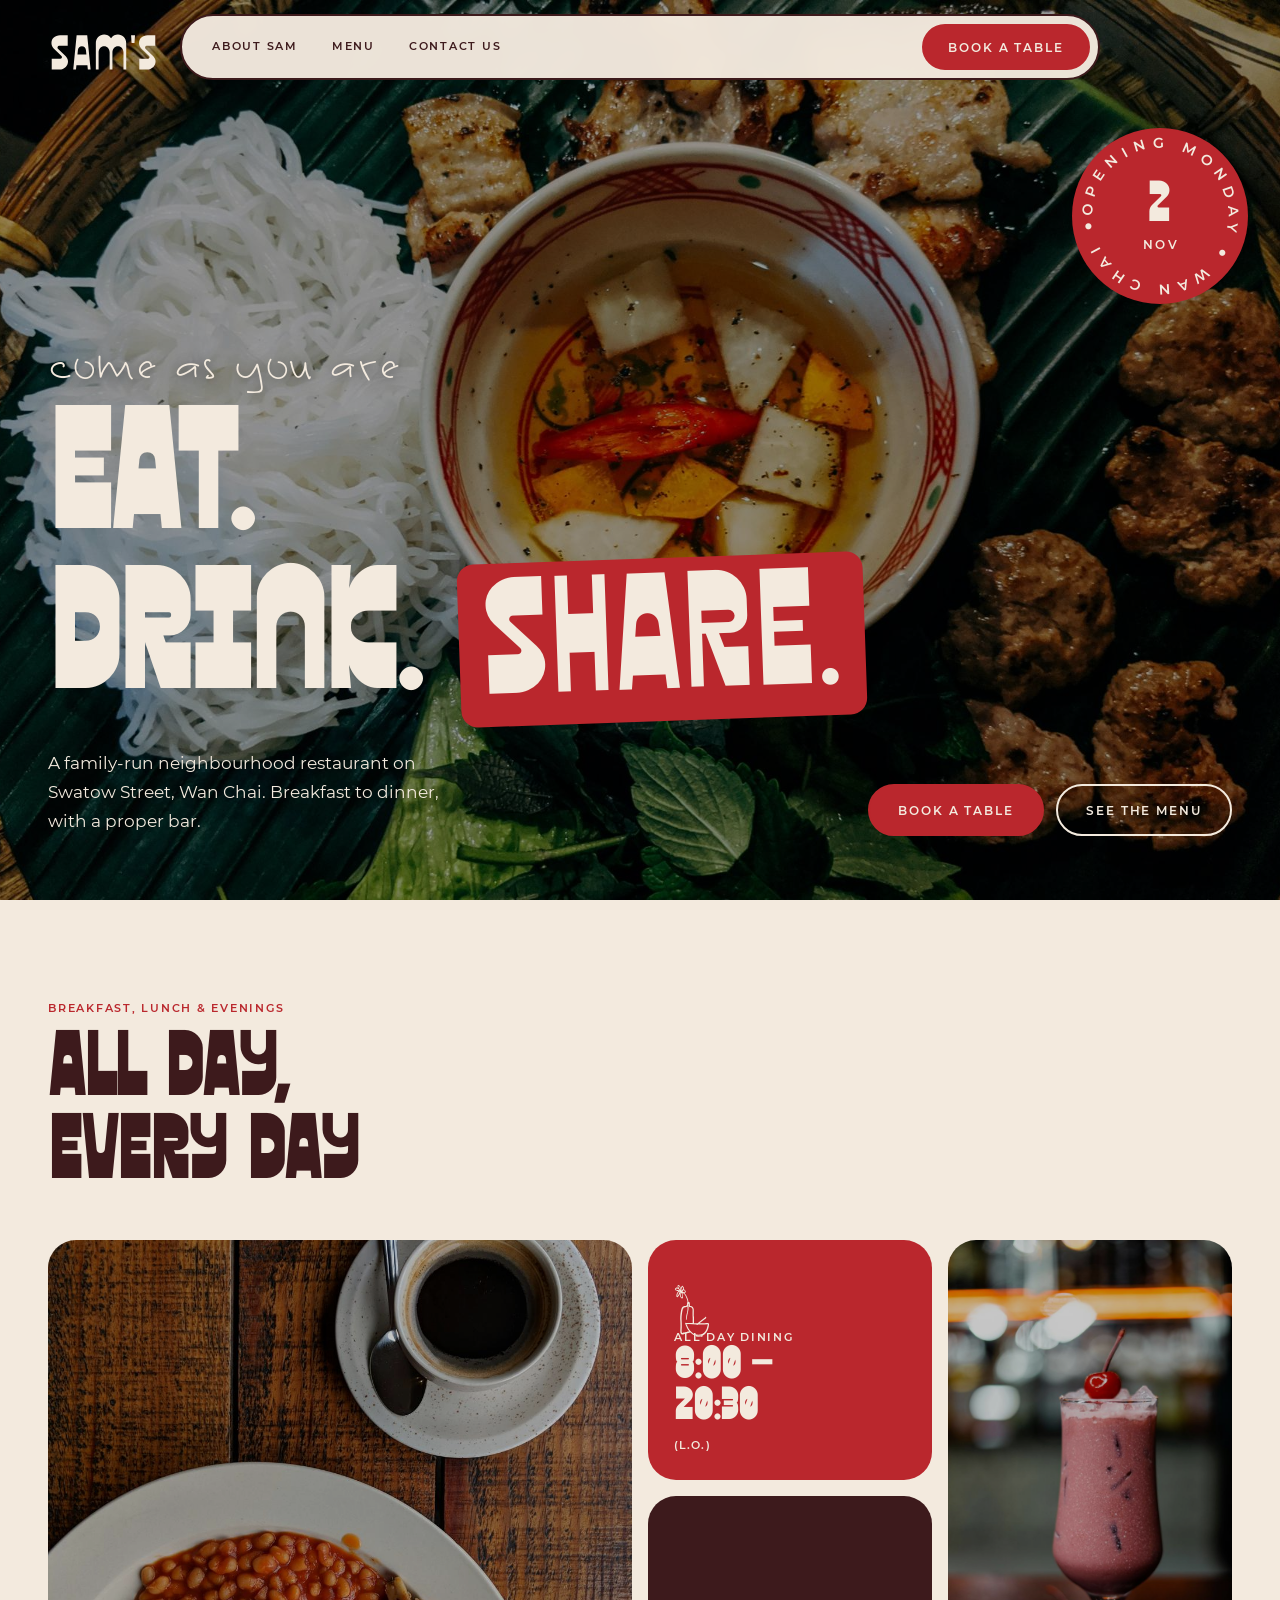
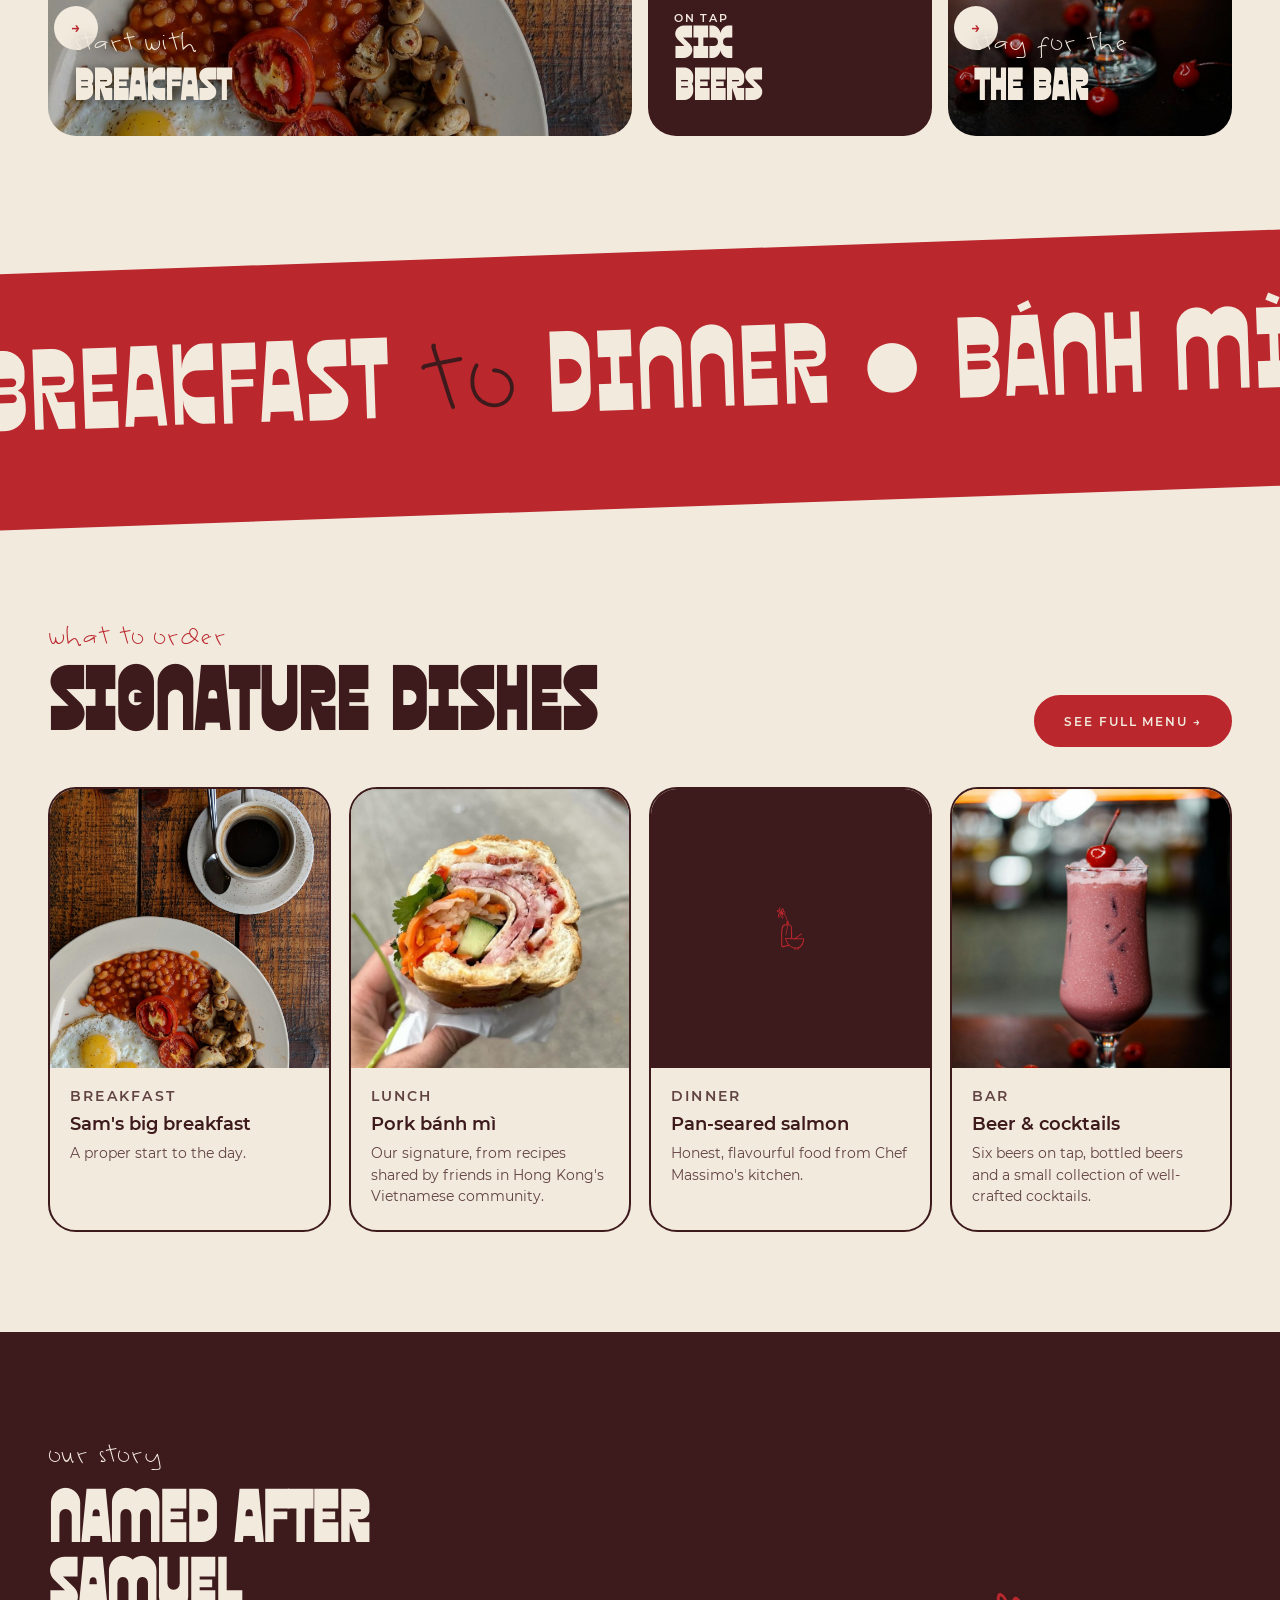
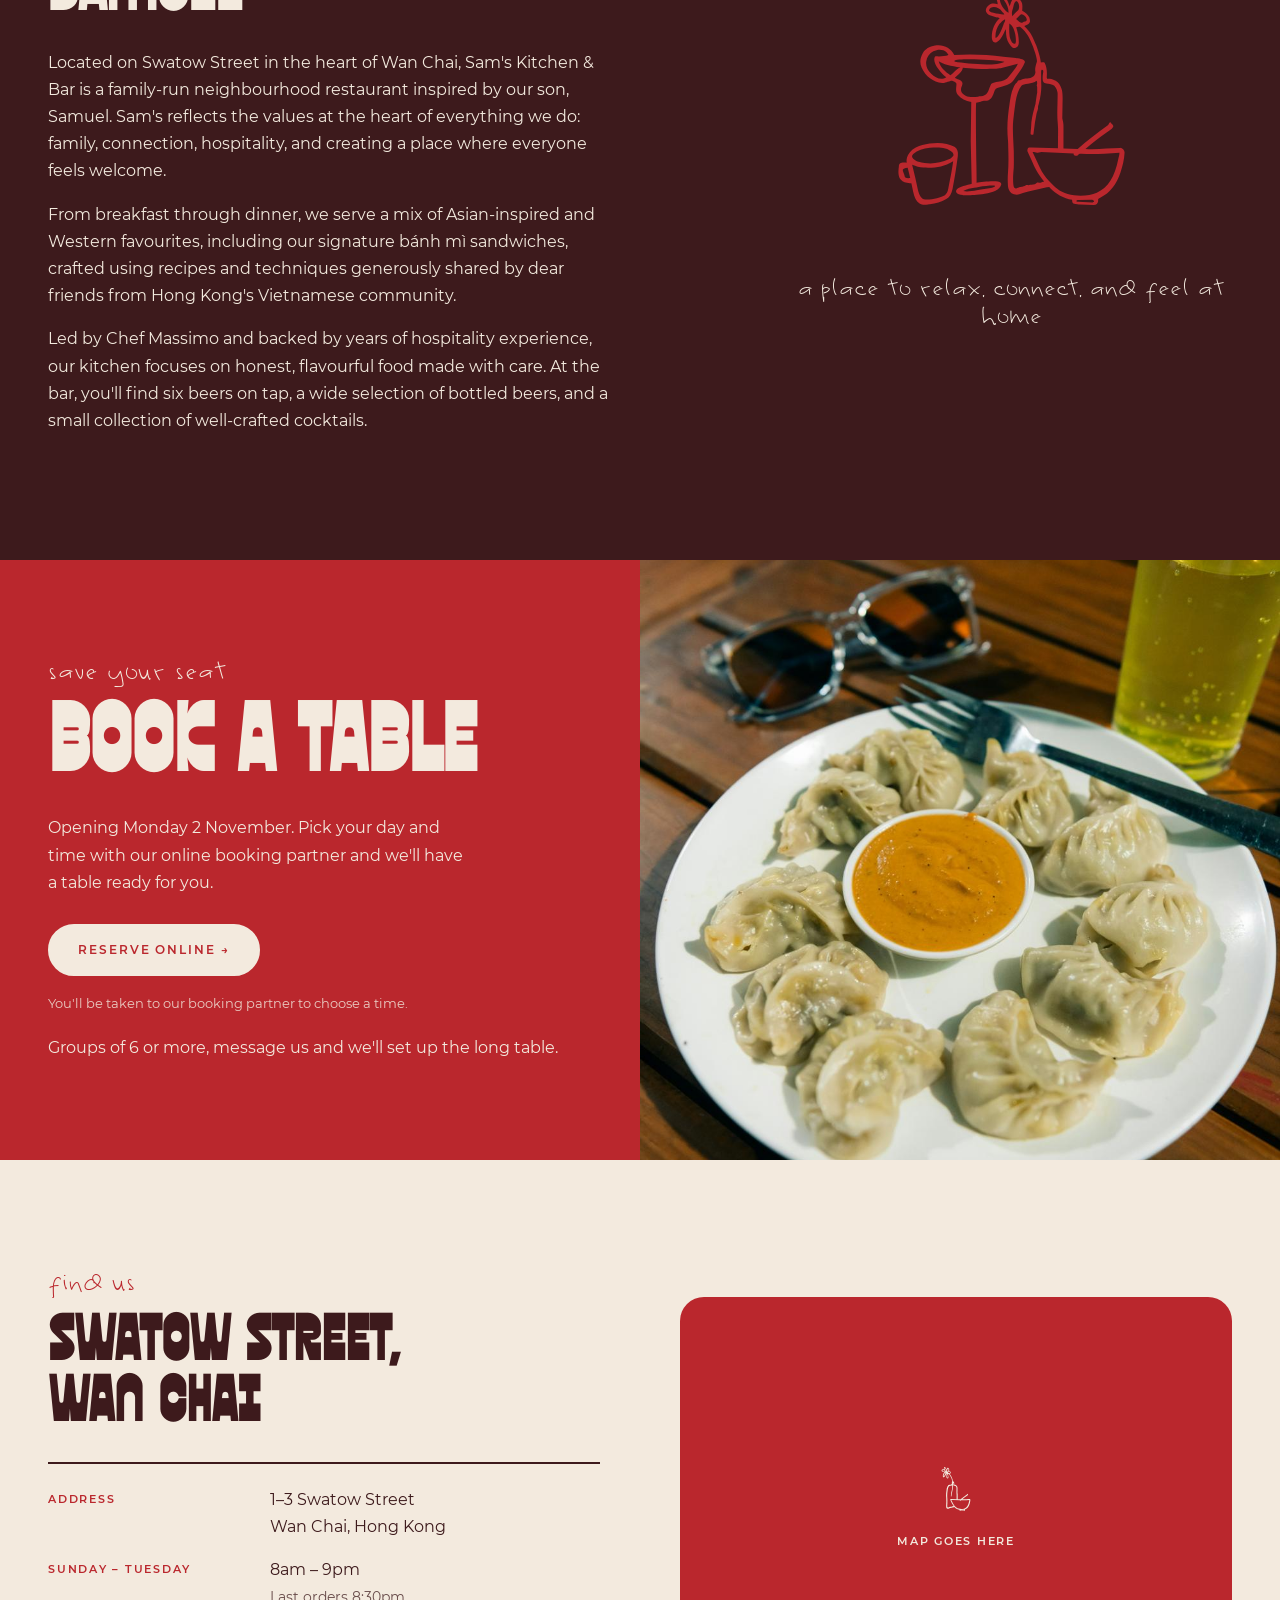
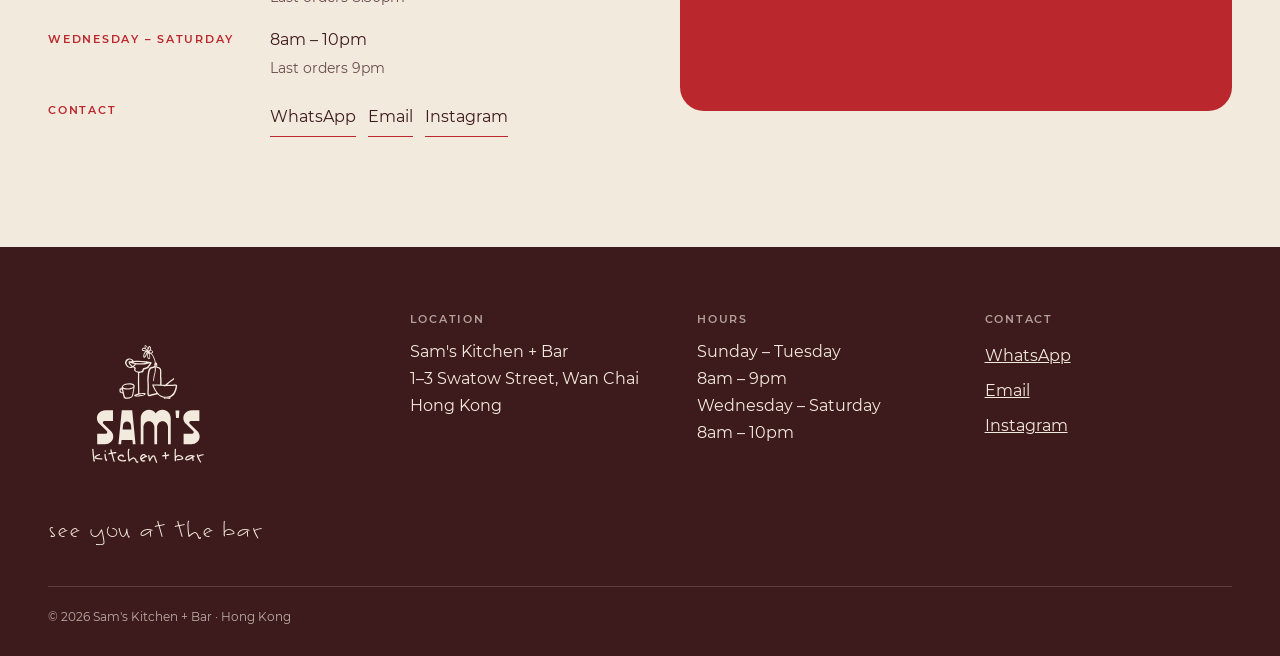
<file: index.html>
<!DOCTYPE html>
<html lang="en">
<head>
<meta charset="utf-8">
<meta name="viewport" content="width=device-width, initial-scale=1, viewport-fit=cover">
<title>Sam's Kitchen + Bar | Breakfast to dinner in Wan Chai, Hong Kong</title>
<meta name="description" content="A family-run neighbourhood restaurant on Swatow Street, Wan Chai. Breakfast to dinner, signature bánh mì, six beers on tap and a small collection of cocktails. Opening Monday 2 November.">
<meta name="theme-color" content="#BA272D">
<meta property="og:title" content="Sam's Kitchen + Bar | Wan Chai, Hong Kong">
<meta property="og:description" content="Breakfast to dinner, signature bánh mì and a proper bar. Opening Monday 2 November.">
<meta property="og:type" content="website">
<link rel="icon" type="image/svg+xml" href="logos/icon-cherry.svg">
<link rel="stylesheet" href="css/style.css">
<script>document.documentElement.classList.add('js')</script>
</head>
<body>
<a class="skip" href="#main">Skip to content</a>

<a class="brand" href="index.html" aria-label="Sam's Kitchen + Bar, home"><img src="logos/simplified-oat.svg" alt="Sam's Kitchen + Bar"></a>
<div class="topbar">
  <a class="pl" href="index.html" aria-label="Sam's Kitchen + Bar, home"><img src="logos/simplified-cherry.svg" alt="Sam's Kitchen + Bar"></a>
  <nav class="sub" id="nv" aria-label="Main"><a href="#about">About Sam</a><a href="menu.html">Menu</a><a href="#visit">Contact Us</a></nav>
  <a class="btn sub book-link" href="#book"><span class="long">Book a table</span><span class="short">Book</span></a>
  <button class="burger" id="bg" type="button" aria-label="Open menu" aria-expanded="false" aria-controls="nv"><i></i></button>
</div>

<header class="hero">
  <picture>
    <source media="(max-width:700px)" srcset="img/hero-mobile.jpg">
    <img src="img/hero-1800.jpg" alt="A bowl of rice noodles with grilled pork" fetchpriority="high">
  </picture>
  <div class="open" role="img" aria-label="Opening Monday 2 November, Wan Chai">
    <svg viewBox="0 0 160 160" aria-hidden="true"><defs><path id="op" d="M80 80 m-62 0 a62 62 0 1 1 124 0 a62 62 0 1 1 -124 0"/></defs><text font-family="Mont" font-weight="600" font-size="13" fill="#F3EADE"><textPath href="#op" textLength="384" lengthAdjust="spacing">OPENING MONDAY ● WAN CHAI ● </textPath></text></svg>
    <b class="feature">2<span>Nov</span></b>
  </div>
  <div class="wrap">
    <p class="script">come as you are</p>
    <h1 class="feature">Eat.<br>Drink. <b>Share.</b></h1>
    <div class="row">
      <p>A family-run neighbourhood restaurant on Swatow Street, Wan Chai. Breakfast to dinner, with a proper bar.</p>
      <div class="btns"><a class="btn s book-link" href="#book">Book a table</a><a class="btn" href="menu.html">See the menu</a></div>
    </div>
  </div>
</header>

<main id="main">
<section class="bento" id="ways"><div class="wrap">
  <p class="sub" style="color:var(--cherry)">Breakfast, lunch &amp; evenings</p>
  <h2 class="feature rv">All day,<br>every day</h2>
  <div class="grid">
    <a class="t ph a rv" href="menu.html#breakfast"><img class="bg" src="img/breakfast-1000.jpg" alt="A big breakfast with a coffee" loading="lazy" width="1000" height="1333"><span class="arrow" aria-hidden="true">→</span><p class="script">start with</p><h3 class="feature">Breakfast</h3></a>
    <div class="t c rv"><img class="ic" src="logos/icon-oat.svg" alt=""><p class="sub">All day dining</p><h3 class="feature">8:00 –<br>20:30</h3><p class="sub" style="margin-top:8px;letter-spacing:.1em">(L.O.)</p></div>
    <a class="t ph b rv" href="menu.html#bar"><img class="bg" src="img/bar-800.jpg" alt="A cocktail at the bar" loading="lazy" width="800" height="1200"><span class="arrow" aria-hidden="true">→</span><p class="script">stay for the</p><h3 class="feature">The Bar</h3></a>
    <div class="t w rv"><p class="sub">On tap</p><h3 class="feature">Six<br>beers</h3></div>
  </div>
</div></section>

<div class="bigwrap"><div class="big feature" aria-hidden="true"><div><span>Breakfast<em>to</em>Dinner</span> ● <span>Bánh mì<em>and</em>Beer on tap</span> ● <span>Wan Chai<em>family</em>kitchen</span> ● <span>Breakfast<em>to</em>Dinner</span> ● <span>Bánh mì<em>and</em>Beer on tap</span> ● <span>Wan Chai<em>family</em>kitchen</span> ●</div></div></div>

<section class="sig" id="menu"><div class="wrap">
  <div class="top rv"><div><p class="script" style="font-size:30px;color:var(--cherry);margin-bottom:10px">what to order</p><h2 class="feature">Signature dishes</h2></div><div><a class="btn s" href="menu.html">See full menu →</a></div></div>
  <div class="cards">
    <article class="m rv"><img src="img/breakfast-1000.jpg" alt="" loading="lazy"><div class="tx"><small class="sub">Breakfast</small><h3>Sam's big breakfast</h3><small>A proper start to the day.</small></div></article>
    <article class="m rv"><img src="img/banhmi-700.jpg" alt="" loading="lazy"><div class="tx"><small class="sub">Lunch</small><h3>Pork bánh mì</h3><small>Our signature, from recipes shared by friends in Hong Kong's Vietnamese community.</small></div></article>
    <article class="m rv"><div class="ic"><img src="logos/icon-cherry.svg" alt=""></div><div class="tx"><small class="sub">Dinner</small><h3>Pan-seared salmon</h3><small>Honest, flavourful food from Chef Massimo's kitchen.</small></div></article>
    <article class="m rv"><img src="img/bar-800.jpg" alt="" loading="lazy" style="object-position:50% 40%"><div class="tx"><small class="sub">Bar</small><h3>Beer &amp; cocktails</h3><small>Six beers on tap, bottled beers and a small collection of well-crafted cocktails.</small></div></article>
  </div>
</div></section>

<section class="about" id="about"><div class="wrap">
  <div class="rv">
    <p class="script" style="font-size:30px">our story</p>
    <h2 class="feature">Named after<br>Samuel</h2>
    <p>Located on Swatow Street in the heart of Wan Chai, Sam's Kitchen &amp; Bar is a family-run neighbourhood restaurant inspired by our son, Samuel. Sam's reflects the values at the heart of everything we do: family, connection, hospitality, and creating a place where everyone feels welcome.</p>
    <p>From breakfast through dinner, we serve a mix of Asian-inspired and Western favourites, including our signature bánh mì sandwiches, crafted using recipes and techniques generously shared by dear friends from Hong Kong's Vietnamese community.</p>
    <p>Led by Chef Massimo and backed by years of hospitality experience, our kitchen focuses on honest, flavourful food made with care. At the bar, you'll find six beers on tap, a wide selection of bottled beers, and a small collection of well-crafted cocktails.</p>
  </div>
  <div class="gr rv"><img src="logos/graphic-cherry.svg" alt=""><p class="script">a place to relax, connect, and feel at home</p></div>
</div></section>

<section class="res" id="book">
  <div class="l">
    <p class="script" style="font-size:30px">save your seat</p>
    <h2 class="feature">Book a table</h2>
    <p style="max-width:420px;margin-bottom:28px">Opening Monday 2 November. Pick your day and time with our online booking partner and we'll have a table ready for you.</p>
    <a class="btn o book-link" href="#book" style="align-self:flex-start">Reserve online →</a>
    <p style="margin-top:16px;font-size:13px;opacity:.85">You'll be taken to our booking partner to choose a time.</p>
    <p style="margin-top:20px">Groups of 6 or more, message us and we'll set up the long table.</p>
  </div>
  <div class="r"><img src="img/plates-1000.jpg" alt="Plates to share" loading="lazy"></div>
</section>

<section class="visit" id="visit"><div class="wrap">
  <div>
    <p class="script" style="font-size:30px;color:var(--cherry)">find us</p>
    <h2 class="feature">Swatow Street,<br>Wan Chai</h2>
    <dl>
      <dt class="sub">Address</dt><dd>1–3 Swatow Street<br>Wan Chai, Hong Kong</dd>
      <dt class="sub">Sunday – Tuesday</dt><dd>8am – 9pm<br><small>Last orders 8:30pm</small></dd>
      <dt class="sub">Wednesday – Saturday</dt><dd>8am – 10pm<br><small>Last orders 9pm</small></dd>
      <dt class="sub">Contact</dt><dd><a href="#" data-link="whatsapp">WhatsApp</a> &nbsp; <a href="#" data-link="email">Email</a> &nbsp; <a href="#" data-link="instagram">Instagram</a></dd>
    </dl>
  </div>
  <div class="map"><div><img src="logos/icon-oat.svg" alt=""><p class="sub">Map goes here</p></div></div>
</div></section>
</main>

<footer>
  <div class="wrap">
    <div><img class="lg" src="logos/primary-oat.svg" alt="Sam's Kitchen + Bar"><p class="script" style="font-size:28px;margin-top:18px">see you at the bar</p></div>
    <div><span class="sub">Location</span><p>Sam's Kitchen + Bar<br>1–3 Swatow Street, Wan Chai<br>Hong Kong</p></div>
    <div><span class="sub">Hours</span><p>Sunday – Tuesday<br>8am – 9pm<br>Wednesday – Saturday<br>8am – 10pm</p></div>
    <div><span class="sub">Contact</span><p><a href="#" data-link="whatsapp">WhatsApp</a><br><a href="#" data-link="email">Email</a><br><a href="#" data-link="instagram">Instagram</a></p></div>
    <p class="cp">© 2026 Sam's Kitchen + Bar · Hong Kong</p>
  </div>
</footer>

<script src="js/config.js"></script>
<script src="js/main.js"></script>
</body>
</html>
</file>
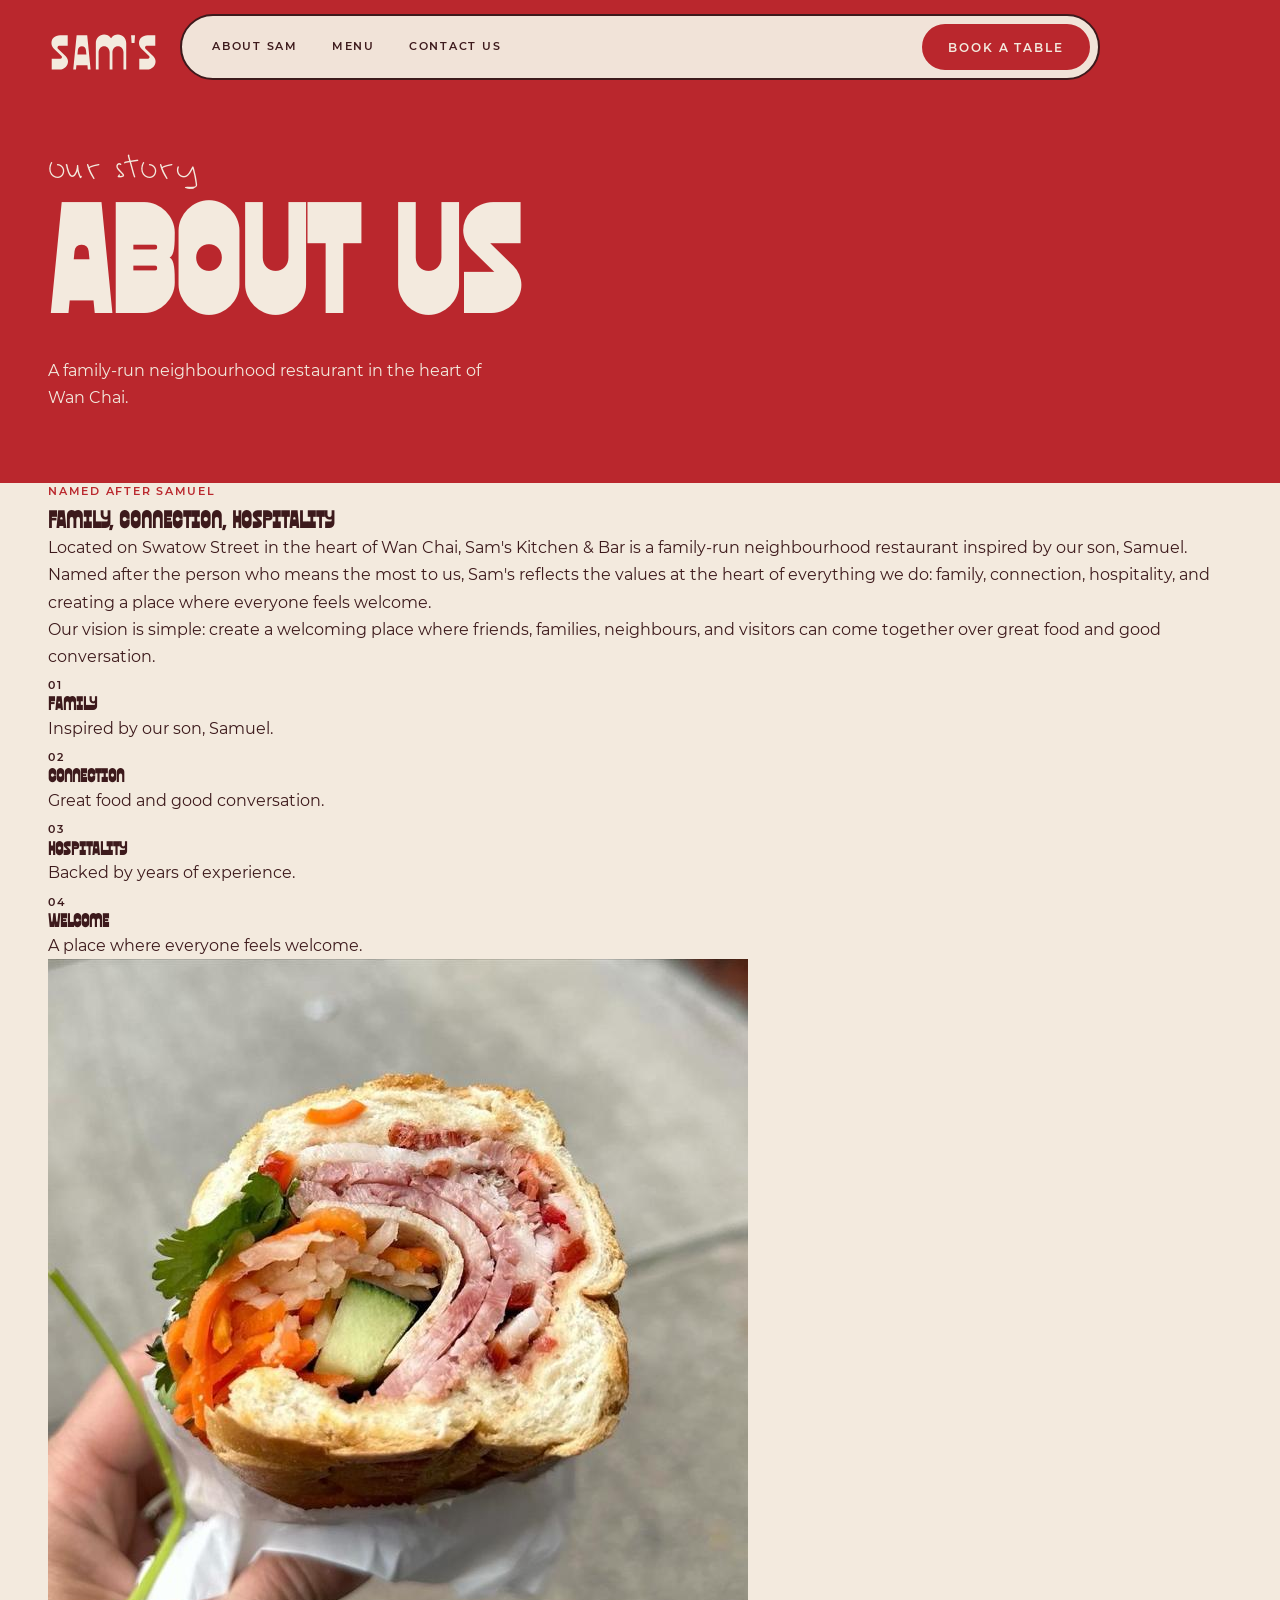
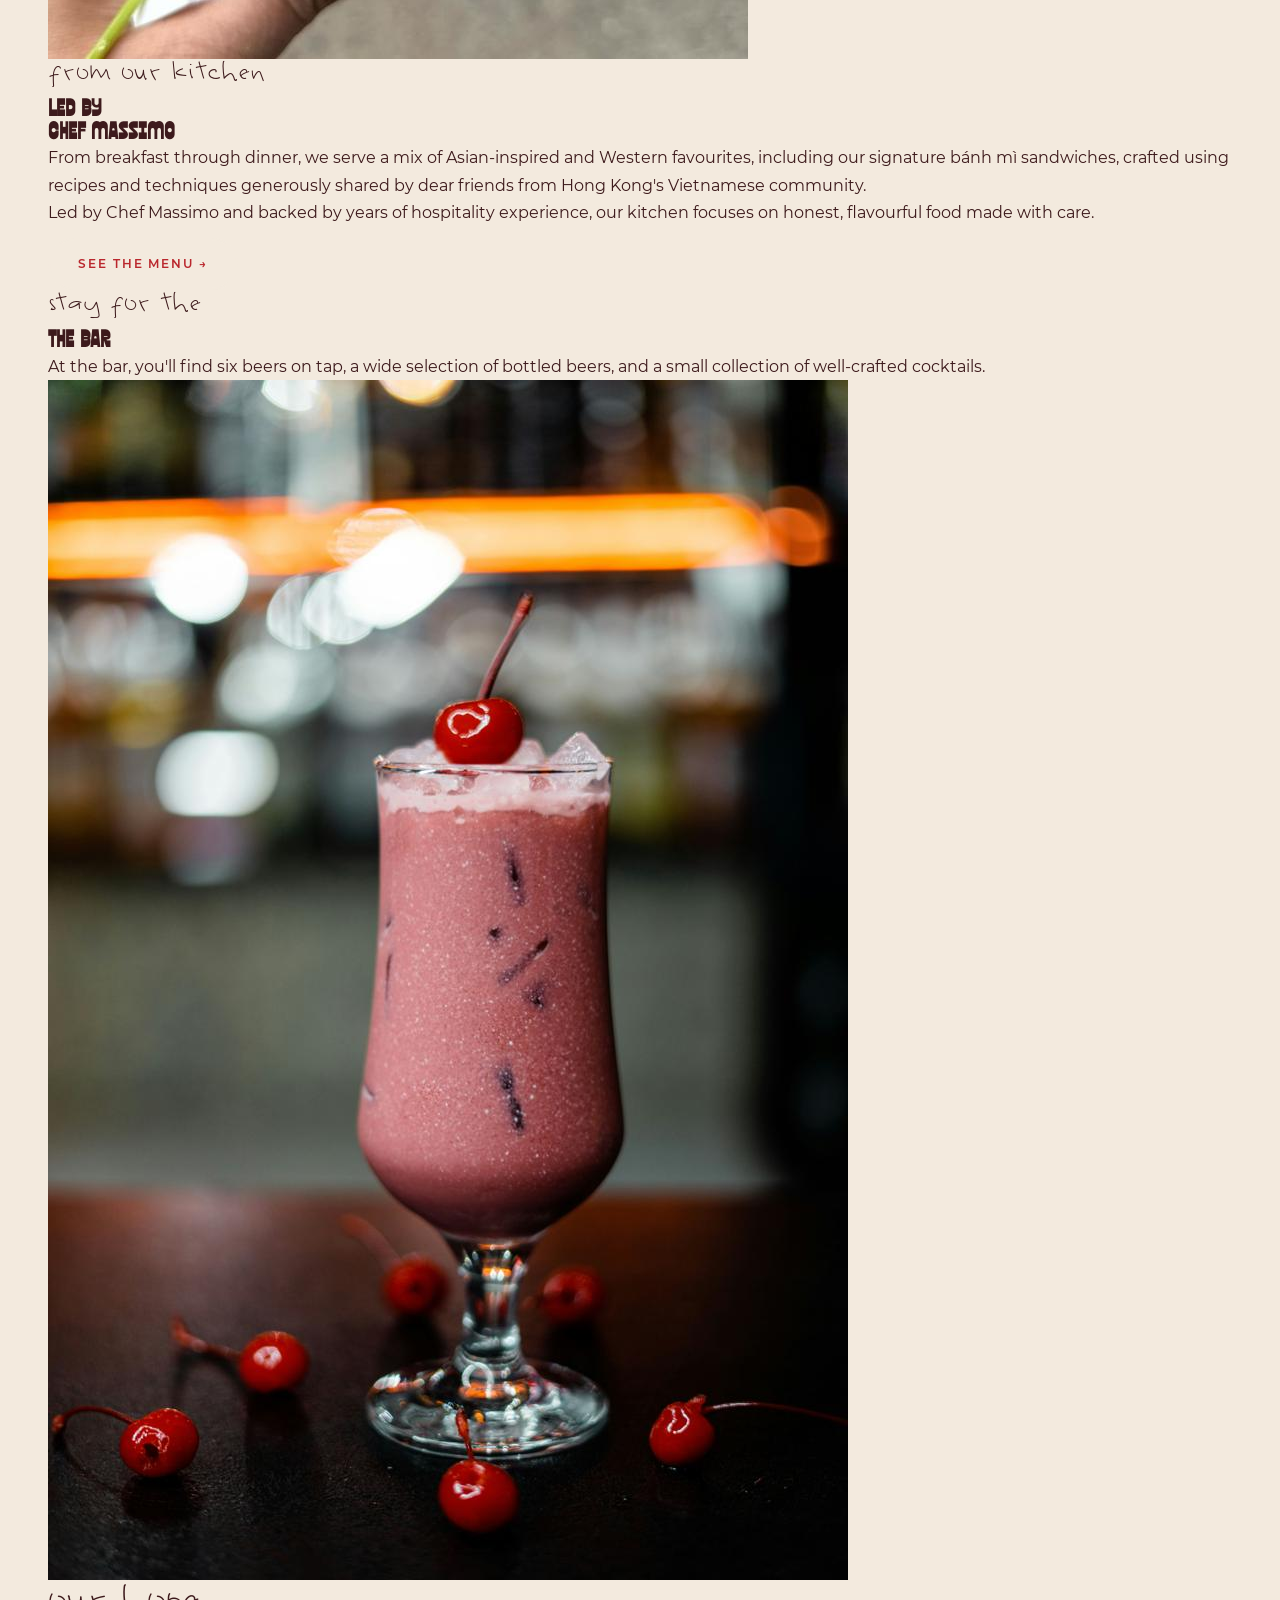
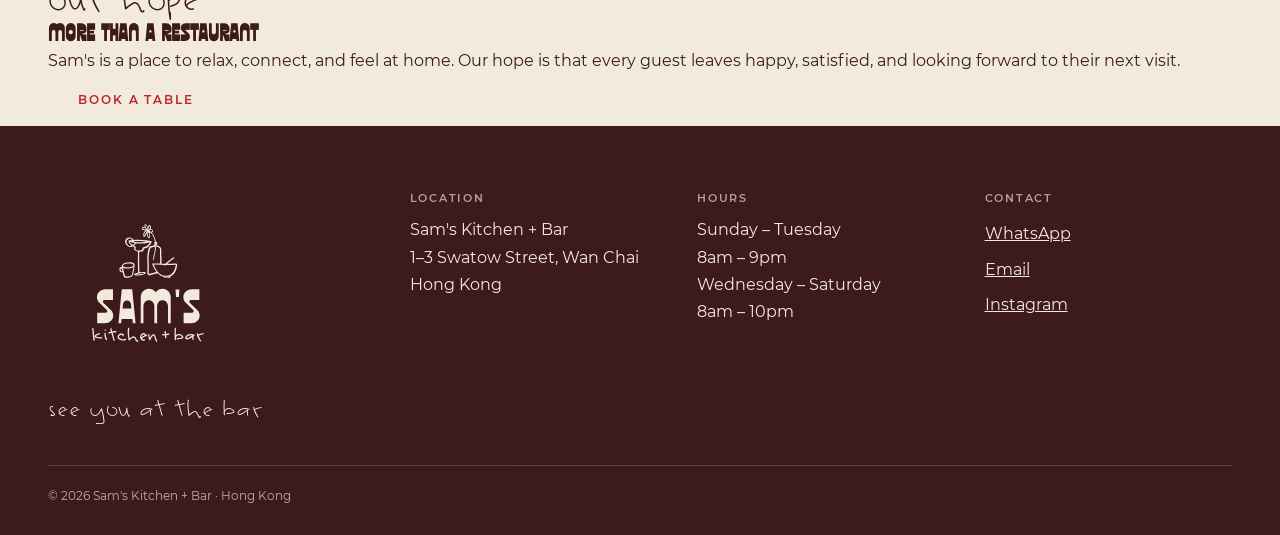
<file: about.html>
<!DOCTYPE html>
<html lang="en">
<head>
<meta charset="utf-8">
<meta name="viewport" content="width=device-width, initial-scale=1, viewport-fit=cover">
<title>About Us | Sam's Kitchen + Bar, Wan Chai</title>
<meta name="description" content="Sam's Kitchen + Bar is a family-run neighbourhood restaurant on Swatow Street, Wan Chai, named after our son Samuel. Meet the family, Chef Massimo and our signature bánh mì.">
<meta name="theme-color" content="#BA272D">
<link rel="icon" type="image/svg+xml" href="logos/icon-cherry.svg">
<link rel="stylesheet" href="css/style.css">
<script>document.documentElement.classList.add('js')</script>
</head>
<body>
<a class="skip" href="#main">Skip to content</a>

<a class="brand" href="index.html" aria-label="Sam's Kitchen + Bar, home"><img src="logos/simplified-oat.svg" alt="Sam's Kitchen + Bar"></a>
<div class="topbar">
  <a class="pl" href="index.html" aria-label="Sam's Kitchen + Bar, home"><img src="logos/simplified-cherry.svg" alt="Sam's Kitchen + Bar"></a>
  <nav class="sub" id="nv" aria-label="Main"><a href="about.html" aria-current="page">About Sam</a><a href="menu.html">Menu</a><a href="index.html#visit">Contact Us</a></nav>
  <a class="btn sub book-link" href="index.html#book"><span class="long">Book a table</span><span class="short">Book</span></a>
  <button class="burger" id="bg" type="button" aria-label="Open menu" aria-expanded="false" aria-controls="nv"><i></i></button>
</div>

<header class="pg"><div class="wrap">
  <p class="script" style="font-size:clamp(26px,6vw,40px)">our story</p>
  <h1 class="feature">About us</h1>
  <p class="l">A family-run neighbourhood restaurant in the heart of Wan Chai.</p>
</div></header>

<main id="main">
<section class="ab1"><div class="wrap">
  <div class="rv">
    <p class="sub" style="color:var(--cherry);margin-bottom:12px">Named after Samuel</p>
    <h2 class="feature">Family, connection, hospitality</h2>
    <p>Located on Swatow Street in the heart of Wan Chai, Sam's Kitchen &amp; Bar is a family-run neighbourhood restaurant inspired by our son, Samuel. Named after the person who means the most to us, Sam's reflects the values at the heart of everything we do: family, connection, hospitality, and creating a place where everyone feels welcome.</p>
    <p>Our vision is simple: create a welcoming place where friends, families, neighbours, and visitors can come together over great food and good conversation.</p>
  </div>
  <div class="vals rv">
    <div class="v c"><span class="sub">01</span><h3 class="feature">Family</h3><p>Inspired by our son, Samuel.</p></div>
    <div class="v w"><span class="sub">02</span><h3 class="feature">Connection</h3><p>Great food and good conversation.</p></div>
    <div class="v w"><span class="sub">03</span><h3 class="feature">Hospitality</h3><p>Backed by years of experience.</p></div>
    <div class="v c"><span class="sub">04</span><h3 class="feature">Welcome</h3><p>A place where everyone feels welcome.</p></div>
  </div>
</div></section>

<section class="ab2"><div class="wrap">
  <div class="ph rv"><img src="img/banhmi-700.jpg" alt="Sam's bánh mì" loading="lazy"></div>
  <div class="rv">
    <p class="script" style="font-size:30px;margin-bottom:10px">from our kitchen</p>
    <h2 class="feature">Led by<br>Chef Massimo</h2>
    <p>From breakfast through dinner, we serve a mix of Asian-inspired and Western favourites, including our signature bánh mì sandwiches, crafted using recipes and techniques generously shared by dear friends from Hong Kong's Vietnamese community.</p>
    <p>Led by Chef Massimo and backed by years of hospitality experience, our kitchen focuses on honest, flavourful food made with care.</p>
    <a class="btn o" href="menu.html" style="margin-top:12px">See the menu →</a>
  </div>
</div></section>

<section class="ab3"><div class="wrap">
  <div class="rv">
    <p class="script" style="font-size:30px;margin-bottom:10px">stay for the</p>
    <h2 class="feature">The bar</h2>
    <p>At the bar, you'll find six beers on tap, a wide selection of bottled beers, and a small collection of well-crafted cocktails.</p>
  </div>
  <div class="ph rv"><img src="img/bar-800.jpg" alt="A cocktail at the bar" loading="lazy" style="object-position:50% 40%"></div>
</div></section>

<section class="hope"><div class="wrap rv">
  <p class="script" style="font-size:clamp(28px,6vw,44px)">our hope</p>
  <h2 class="feature">More than a restaurant</h2>
  <p>Sam's is a place to relax, connect, and feel at home. Our hope is that every guest leaves happy, satisfied, and looking forward to their next visit.</p>
  <div class="btns"><a class="btn o book-link" href="index.html#book">Book a table</a><a class="btn" href="index.html#visit">Find us</a></div>
</div></section>
</main>

<footer>
  <div class="wrap">
    <div><img class="lg" src="logos/primary-oat.svg" alt="Sam's Kitchen + Bar"><p class="script" style="font-size:28px;margin-top:18px">see you at the bar</p></div>
    <div><span class="sub">Location</span><p>Sam's Kitchen + Bar<br>1–3 Swatow Street, Wan Chai<br>Hong Kong</p></div>
    <div><span class="sub">Hours</span><p>Sunday – Tuesday<br>8am – 9pm<br>Wednesday – Saturday<br>8am – 10pm</p></div>
    <div><span class="sub">Contact</span><p><a href="#" data-link="whatsapp">WhatsApp</a><br><a href="#" data-link="email">Email</a><br><a href="#" data-link="instagram">Instagram</a></p></div>
    <p class="cp">© 2026 Sam's Kitchen + Bar · Hong Kong</p>
  </div>
</footer>

<script src="js/config.js"></script>
<script src="js/main.js"></script>
</body>
</html>
</file>
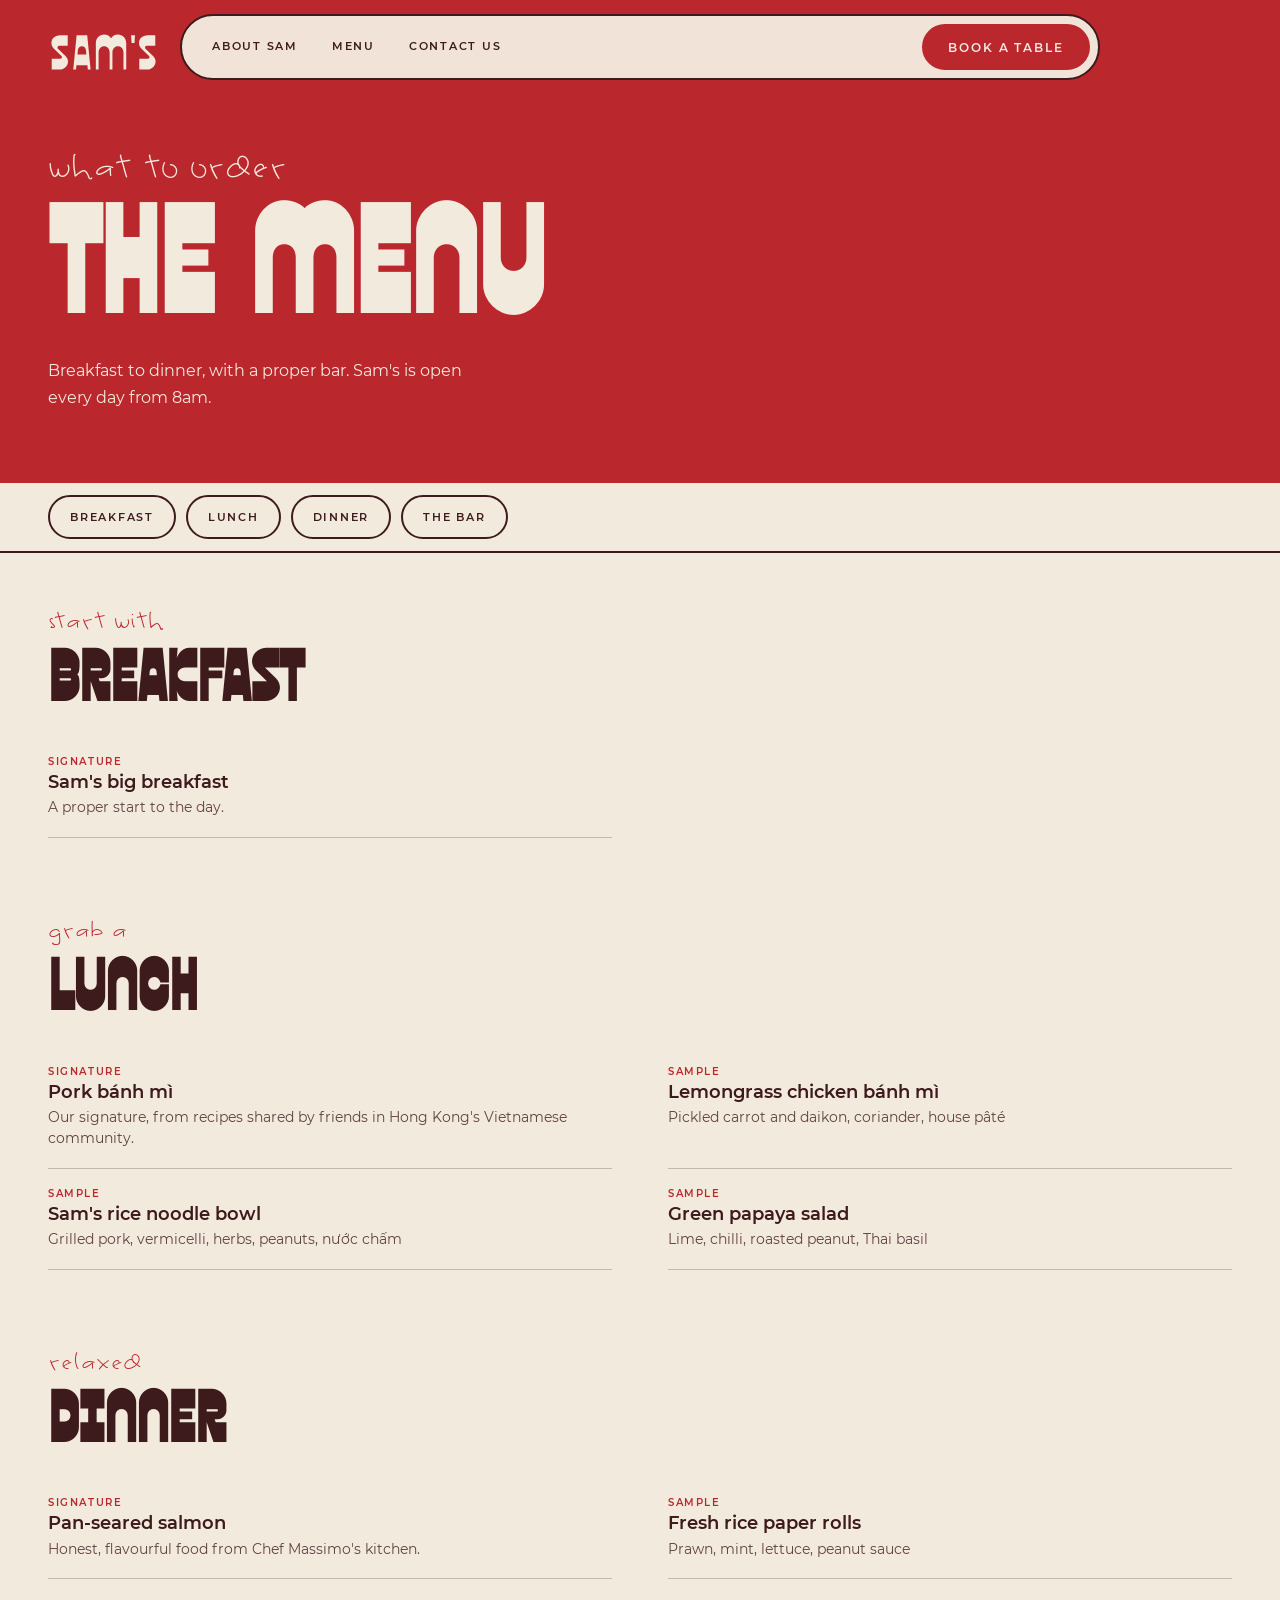
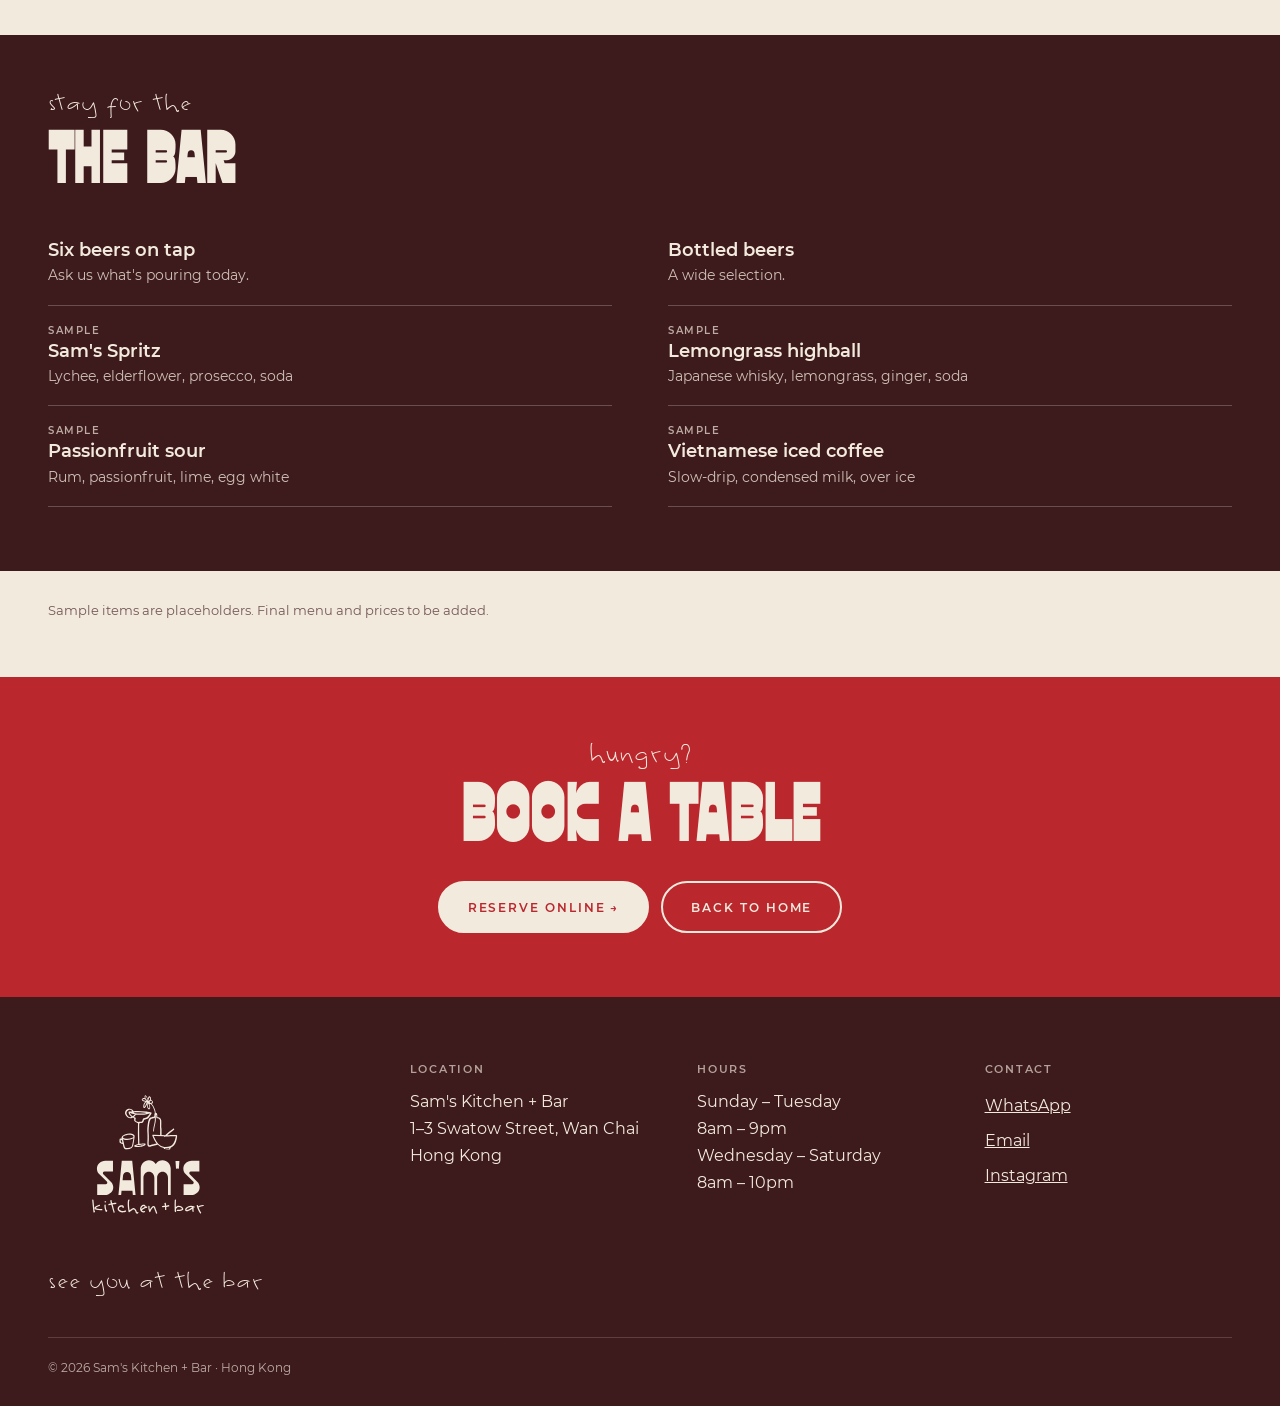
<file: menu.html>
<!DOCTYPE html>
<html lang="en">
<head>
<meta charset="utf-8">
<meta name="viewport" content="width=device-width, initial-scale=1, viewport-fit=cover">
<title>Menu | Sam's Kitchen + Bar, Wan Chai</title>
<meta name="description" content="The full menu at Sam's Kitchen + Bar: breakfast, bánh mì and all-day favourites, dinner, and the bar with six beers on tap.">
<meta name="theme-color" content="#BA272D">
<link rel="icon" type="image/svg+xml" href="logos/icon-cherry.svg">
<link rel="stylesheet" href="css/style.css">
<script>document.documentElement.classList.add('js')</script>
</head>
<body>
<a class="skip" href="#main">Skip to content</a>

<a class="brand" href="index.html" aria-label="Sam's Kitchen + Bar, home"><img src="logos/simplified-oat.svg" alt="Sam's Kitchen + Bar"></a>
<div class="topbar">
  <a class="pl" href="index.html" aria-label="Sam's Kitchen + Bar, home"><img src="logos/simplified-cherry.svg" alt="Sam's Kitchen + Bar"></a>
  <nav class="sub" id="nv" aria-label="Main"><a href="index.html#about">About Sam</a><a href="menu.html">Menu</a><a href="index.html#visit">Contact Us</a></nav>
  <a class="btn sub book-link" href="index.html#book"><span class="long">Book a table</span><span class="short">Book</span></a>
  <button class="burger" id="bg" type="button" aria-label="Open menu" aria-expanded="false" aria-controls="nv"><i></i></button>
</div>

<header class="pg"><div class="wrap">
  <p class="script" style="font-size:clamp(26px,6vw,40px)">what to order</p>
  <h1 class="feature">The menu</h1>
  <p class="l">Breakfast to dinner, with a proper bar. Sam's is open every day from 8am.</p>
</div></header>

<nav class="chips sub" aria-label="Menu sections"><div class="wrap"><a href="#breakfast">Breakfast</a><a href="#lunch">Lunch</a><a href="#dinner">Dinner</a><a href="#bar">The Bar</a></div></nav>

<main id="main">
<!-- ============================================================
     MENU CONTENT. To change the menu, edit the items below.
     Each dish is one <div class="mi"> block. Add prices inside <strong> or a new <small> line.
     Items tagged "Sample" are placeholders until the final menu (14.10.2026) is added.
     ============================================================ -->

<section class="cat" id="breakfast"><div class="wrap">
  <p class="script">start with</p><h2 class="feature">Breakfast</h2>
  <div class="mlist">
    <div class="mi"><em>Signature</em><strong>Sam's big breakfast</strong><small>A proper start to the day.</small></div>
  </div>
</div></section>

<section class="cat" id="lunch"><div class="wrap">
  <p class="script">grab a</p><h2 class="feature">Lunch</h2>
  <div class="mlist">
    <div class="mi"><em>Signature</em><strong>Pork bánh mì</strong><small>Our signature, from recipes shared by friends in Hong Kong's Vietnamese community.</small></div>
    <div class="mi"><em>Sample</em><strong>Lemongrass chicken bánh mì</strong><small>Pickled carrot and daikon, coriander, house pâté</small></div>
    <div class="mi"><em>Sample</em><strong>Sam's rice noodle bowl</strong><small>Grilled pork, vermicelli, herbs, peanuts, nước chấm</small></div>
    <div class="mi"><em>Sample</em><strong>Green papaya salad</strong><small>Lime, chilli, roasted peanut, Thai basil</small></div>
  </div>
</div></section>

<section class="cat" id="dinner"><div class="wrap">
  <p class="script">relaxed</p><h2 class="feature">Dinner</h2>
  <div class="mlist">
    <div class="mi"><em>Signature</em><strong>Pan-seared salmon</strong><small>Honest, flavourful food from Chef Massimo's kitchen.</small></div>
    <div class="mi"><em>Sample</em><strong>Fresh rice paper rolls</strong><small>Prawn, mint, lettuce, peanut sauce</small></div>
  </div>
</div></section>

<section class="cat dk" id="bar"><div class="wrap">
  <p class="script">stay for the</p><h2 class="feature">The Bar</h2>
  <div class="mlist">
    <div class="mi"><strong>Six beers on tap</strong><small>Ask us what's pouring today.</small></div>
    <div class="mi"><strong>Bottled beers</strong><small>A wide selection.</small></div>
    <div class="mi"><em>Sample</em><strong>Sam's Spritz</strong><small>Lychee, elderflower, prosecco, soda</small></div>
    <div class="mi"><em>Sample</em><strong>Lemongrass highball</strong><small>Japanese whisky, lemongrass, ginger, soda</small></div>
    <div class="mi"><em>Sample</em><strong>Passionfruit sour</strong><small>Rum, passionfruit, lime, egg white</small></div>
    <div class="mi"><em>Sample</em><strong>Vietnamese iced coffee</strong><small>Slow-drip, condensed milk, over ice</small></div>
  </div>
</div></section>

<div class="wrap"><p class="note">Sample items are placeholders. Final menu and prices to be added.</p></div>

<section class="end"><div class="wrap">
  <p class="script" style="font-size:30px">hungry?</p>
  <h2 class="feature">Book a table</h2>
  <div class="btns"><a class="btn o book-link" href="index.html#book">Reserve online →</a><a class="btn" href="index.html">Back to home</a></div>
</div></section>
</main>

<footer>
  <div class="wrap">
    <div><img class="lg" src="logos/primary-oat.svg" alt="Sam's Kitchen + Bar"><p class="script" style="font-size:28px;margin-top:18px">see you at the bar</p></div>
    <div><span class="sub">Location</span><p>Sam's Kitchen + Bar<br>1–3 Swatow Street, Wan Chai<br>Hong Kong</p></div>
    <div><span class="sub">Hours</span><p>Sunday – Tuesday<br>8am – 9pm<br>Wednesday – Saturday<br>8am – 10pm</p></div>
    <div><span class="sub">Contact</span><p><a href="#" data-link="whatsapp">WhatsApp</a><br><a href="#" data-link="email">Email</a><br><a href="#" data-link="instagram">Instagram</a></p></div>
    <p class="cp">© 2026 Sam's Kitchen + Bar · Hong Kong</p>
  </div>
</footer>

<script src="js/config.js"></script>
<script src="js/main.js"></script>
</body>
</html>
</file>
<file: css/style.css>
/* Sam's Kitchen + Bar, phone-first stylesheet
   Brand: Cherry #BA272D, Walnut #3D1A1C, Oat #F3EADE
   Fonts: Queso (feature), Ruffle Beauty (script, lowercase), Montserrat (body, labels) */
@font-face{font-family:Ruffle;src:url(../fonts/ruffle-beauty.otf) format("opentype");font-display:swap}
@font-face{font-family:Queso;src:url(../fonts/queso.otf) format("opentype");font-display:swap}
@font-face{font-family:Mont;font-weight:400;src:url(../fonts/montserrat-regular.ttf) format("truetype");font-display:swap}
@font-face{font-family:Mont;font-weight:600;src:url(../fonts/montserrat-semibold.ttf) format("truetype");font-display:swap}

:root{--cherry:#BA272D;--walnut:#3D1A1C;--oat:#F3EADE;--pad:20px;color-scheme:light}
*,*:before,*:after{box-sizing:border-box}
html{scroll-behavior:smooth;scroll-padding-top:84px;overflow-x:clip;-webkit-text-size-adjust:100%}
body{margin:0;background:var(--oat);color:var(--walnut);font:400 16px/1.7 Mont,sans-serif;overflow-x:clip;-webkit-font-smoothing:antialiased}
img{max-width:100%;display:block}
h1,h2,h3,p,dl,dd,ul{margin:0}ul{padding:0;list-style:none}
a{color:inherit}
:focus-visible{outline:3px solid var(--cherry);outline-offset:3px}
.script{font-family:Ruffle,cursive;text-transform:lowercase;line-height:1}
.feature{font-family:Queso,sans-serif;text-transform:uppercase;line-height:.95}
.sub{font-weight:600;letter-spacing:.16em;text-transform:uppercase;font-size:11px;line-height:1.5}
.wrap{max-width:1240px;margin:0 auto;padding:0 var(--pad)}
.skip{position:absolute;left:-999px;top:0;background:var(--walnut);color:var(--oat);padding:12px 18px;z-index:100}.skip:focus{left:10px;top:10px}

/* buttons (44px+ tap targets) */
.btn{display:inline-flex;align-items:center;justify-content:center;min-height:52px;padding:0 28px;font:600 12px Mont,sans-serif;letter-spacing:.16em;text-transform:uppercase;text-decoration:none;text-align:center;border-radius:99px;border:2px solid var(--oat);color:var(--oat);background:none;cursor:pointer;transition:transform .25s,background .25s,color .25s,border-color .25s}
.btn.s{background:var(--cherry);border-color:var(--cherry);color:var(--oat)}
.btn.o{background:var(--oat);border-color:var(--oat);color:var(--cherry)}
.btn.dk{border-color:var(--walnut);color:var(--walnut)}
@media(hover:hover){.btn:hover{transform:translateY(-3px)}.btn.dk:hover{background:var(--walnut);color:var(--oat)}}

/* scroll reveal (only when JavaScript is running) */
.js .rv{opacity:0;transform:translateY(24px);transition:opacity .8s,transform .8s}
.js .rv.in{opacity:1;transform:none}

/* top bar: phone = logo + Book + menu button */
.topbar{position:fixed;z-index:50;top:calc(10px + env(safe-area-inset-top,0px));left:10px;right:10px;background:rgba(243,234,222,.97);-webkit-backdrop-filter:blur(10px);backdrop-filter:blur(10px);border:2px solid var(--walnut);border-radius:99px;display:flex;align-items:center;gap:8px;padding:6px 6px 6px 16px}
.topbar .pl{display:block;line-height:0;margin-right:auto}
.topbar .pl img{height:34px;width:auto}
.topbar .btn{min-height:44px;padding:0 20px;background:var(--cherry);border-color:var(--cherry);color:var(--oat)}
.topbar .long{display:none}
.burger{width:44px;height:44px;flex:none;border:2px solid var(--walnut);border-radius:50%;background:none;color:var(--walnut);cursor:pointer;display:grid;place-items:center;padding:0}
.burger i{display:block;width:18px;height:2px;background:currentColor;box-shadow:0 6px currentColor,0 -6px currentColor;transition:transform .25s,box-shadow .25s}
.burger[aria-expanded=true] i{box-shadow:none;transform:rotate(45deg)}
.burger[aria-expanded=true] i:after{content:"";display:block;width:18px;height:2px;background:currentColor;transform:rotate(90deg)}
.topbar nav{display:none}
.topbar nav.is-open{display:flex;flex-direction:column;position:absolute;top:calc(100% + 8px);left:0;right:0;background:var(--oat);border:2px solid var(--walnut);border-radius:28px;padding:6px 24px}
.topbar nav a{text-decoration:none;font-size:13px;padding:18px 0;border-bottom:1px solid rgba(61,26,28,.18)}
.topbar nav a:last-child{border:0}
.brand{display:none}

/* hero */
.hero{position:relative;min-height:100vh;min-height:100svh;display:flex;align-items:flex-end;background:var(--walnut);color:var(--oat);overflow:hidden;padding:120px 0 36px}
.hero>picture img{position:absolute;inset:0;width:100%;height:100%;object-fit:cover;filter:brightness(.6)}
.hero .wrap{position:relative;z-index:2;width:100%}
.hero .script{font-size:clamp(26px,7vw,52px);text-shadow:0 2px 12px rgba(0,0,0,.5)}
.hero h1{font-size:clamp(54px,15.5vw,200px);margin:10px 0 22px;line-height:.92}
.hero h1 b{display:inline-block;background:var(--cherry);color:var(--oat);font-weight:400;padding:.04em .14em .02em;border-radius:.1em;transform:rotate(-2deg)}
.hero .row{display:grid;gap:22px}
.hero .row p{max-width:420px;font-size:17px}
.hero .btns{display:grid;gap:12px}
.open{position:absolute;z-index:3;top:88px;right:14px;width:106px;height:106px;border-radius:50%;background:var(--cherry);display:grid;place-items:center;line-height:1}
.open svg{position:absolute;inset:0;width:100%;height:100%;animation:spin 24s linear infinite}
.open b{position:relative;z-index:1;font:400 36px/.85 Queso,sans-serif;text-align:center;color:var(--oat)}
.open b span{display:block;font:600 9px/1 Mont,sans-serif;letter-spacing:.22em;margin:5px 0 0 .22em;text-transform:uppercase}
@keyframes spin{to{transform:rotate(360deg)}}

/* bento tiles */
.bento{padding:64px 0 28px}
.bento h2{font-size:clamp(40px,11vw,88px);margin:12px 0 26px}
.grid{display:grid;grid-template-columns:1fr 1fr;grid-auto-rows:170px;grid-auto-flow:dense;gap:12px}
.t{position:relative;border-radius:24px;overflow:hidden;padding:18px;display:flex;flex-direction:column;justify-content:flex-end;text-decoration:none}
.t img.bg{position:absolute;inset:0;width:100%;height:100%;object-fit:cover;filter:brightness(.78);transition:transform .7s}
.t>*:not(img.bg){position:relative;z-index:2}
.t.ph{color:var(--oat);text-shadow:0 2px 12px rgba(0,0,0,.55)}
.t h3{font-size:clamp(28px,8vw,44px)}
.t .script{font-size:26px;margin-bottom:6px}
.t.c{background:var(--cherry);color:var(--oat)}.t.w{background:var(--walnut);color:var(--oat)}
.t .ic{display:none;position:absolute;right:16px;top:16px;width:56px}
.t .arrow{position:absolute;right:16px;top:16px;z-index:2;width:44px;height:44px;border-radius:50%;background:var(--oat);color:var(--cherry);display:grid;place-items:center;font-weight:600;text-shadow:none}
.t.a,.t.b{grid-column:1/-1;grid-row:span 2}
.bigwrap{overflow:hidden;padding:24px 0}
.big{background:var(--cherry);color:var(--oat);padding:40px 0;overflow:hidden;transform:rotate(-2deg);margin:12px -20px}
.big div{white-space:nowrap;font-size:clamp(36px,9vw,120px);animation:m 28s linear infinite;display:inline-block}
.big em{font:normal 1em Ruffle,cursive;text-transform:lowercase;color:var(--walnut);margin:0 .25em}
@keyframes m{to{transform:translateX(-50%)}}

/* signature dishes */
.sig{padding:36px 0 72px}
.sig .top{display:grid;gap:20px;margin-bottom:28px}
.sig h2{font-size:clamp(40px,11vw,88px)}
.cards{display:grid;grid-template-columns:1fr;gap:16px}
.m{background:var(--oat);border:2px solid var(--walnut);border-radius:24px;overflow:hidden}
.m>img{aspect-ratio:16/10;width:100%;object-fit:cover}
.m .ic{aspect-ratio:16/10;background:var(--walnut);display:grid;place-items:center}.m .ic img{width:22%;height:auto}
.m .tx{padding:18px 20px 22px}
.m small{display:block;font-size:14px;opacity:.8;line-height:1.55}
.m h3{font:600 18px/1.3 Mont,sans-serif;margin:6px 0}

/* our story */
.about{background:var(--walnut);color:var(--oat);padding:72px 0}
.about .wrap{display:grid;gap:44px}
.about h2{font-size:clamp(40px,11vw,72px);margin:14px 0 24px}
.about p{max-width:560px;margin-bottom:16px}
.about .gr{text-align:center}.about .gr img{width:min(70%,320px);margin:0 auto 22px}.about .gr .script{font-size:28px}

/* booking */
.res{display:flex;flex-direction:column;background:var(--cherry);color:var(--oat)}
.res .l{padding:60px var(--pad)}
.res h2{font-size:clamp(46px,13vw,96px);margin:10px 0 24px}
.res .btn{width:100%}
.res .r{position:relative;min-height:300px}.res .r img{position:absolute;inset:0;width:100%;height:100%;object-fit:cover}

/* find us */
.visit{padding:72px 0}
.visit .wrap{display:grid;gap:40px}
.visit h2{font-size:clamp(38px,10vw,64px);margin:12px 0 28px}
.visit dl{display:grid;grid-template-columns:1fr;gap:2px;border-top:2px solid var(--walnut);padding-top:22px}
.visit dt{color:var(--cherry);margin-top:14px}.visit dd small{opacity:.75;font-size:14px}
.visit dd a{display:inline-block;padding:6px 0;text-decoration:none;border-bottom:1.5px solid var(--cherry)}
.visit .map{aspect-ratio:4/3;border-radius:24px;overflow:hidden;background:var(--cherry);display:grid;place-items:center;color:var(--oat);text-align:center}
.visit .map img{width:64px;margin:0 auto 12px}.visit .map iframe{width:100%;height:100%;border:0}

footer{background:var(--walnut);color:var(--oat);padding:64px 0 28px}
footer .wrap{display:grid;grid-template-columns:1fr 1fr;gap:32px}
footer .wrap>div:first-child{grid-column:1/-1}
footer .lg{width:190px}
footer .sub{color:var(--oat);opacity:.65;margin-bottom:10px;display:block}
footer a{display:inline-block;padding:4px 0}
footer .cp{grid-column:1/-1;border-top:1px solid rgba(243,234,222,.25);padding-top:20px;font-size:12px;opacity:.7}

/* menu page */
.pg{background:var(--cherry);color:var(--oat);padding:128px 0 48px}
.pg h1{font-size:clamp(52px,16vw,150px);margin:10px 0 14px}
.pg p.l{max-width:460px}
.chips{position:sticky;top:76px;z-index:30;background:var(--oat);border-bottom:2px solid var(--walnut);padding:12px 0}
.chips .wrap{display:flex;gap:10px;overflow-x:auto;scrollbar-width:none;-webkit-overflow-scrolling:touch}
.chips .wrap::-webkit-scrollbar{display:none}
.chips a{flex:none;display:inline-flex;align-items:center;min-height:44px;padding:0 20px;border:2px solid var(--walnut);border-radius:99px;text-decoration:none}
.cat{padding:56px 0 24px;scroll-margin-top:130px}
.cat.dk{background:var(--walnut);color:var(--oat);padding-bottom:64px;margin-top:32px}
.cat .script{font-size:28px;color:var(--cherry);margin-bottom:10px}.cat.dk .script{color:var(--oat)}
.cat h2{font-size:clamp(38px,11vw,72px);margin-bottom:22px}
.mi{padding:18px 0;border-bottom:1px solid rgba(61,26,28,.25)}
.cat.dk .mi{border-color:rgba(243,234,222,.25)}
.mi strong{display:block;font-weight:600;font-size:18px;line-height:1.4}
.mi small{display:block;font-size:14px;opacity:.8;line-height:1.55;margin-top:2px}
.mi em{font:600 10px Mont,sans-serif;font-style:normal;letter-spacing:.16em;text-transform:uppercase;color:var(--cherry);display:block;margin-bottom:2px}
.cat.dk .mi em{color:var(--oat);opacity:.7}
.note{font-size:13px;opacity:.7;padding:28px 0 56px}
.end{background:var(--cherry);color:var(--oat);padding:64px 0;text-align:center}
.end h2{font-size:clamp(40px,11vw,80px);margin:10px 0 24px}
.end .btns{display:grid;gap:12px;max-width:420px;margin:0 auto}

/* small phones */
@media(max-width:360px){.topbar .btn{padding:0 14px}.topbar .pl img{height:30px}.hero h1{font-size:52px}}

/* tablets and up */
@media(min-width:640px){
  :root{--pad:28px}
  .hero .btns{display:flex}
  .cards{grid-template-columns:1fr 1fr}
  .end .btns{display:flex;justify-content:center;max-width:none}
  .res .btn{width:auto}
  .mlist{display:grid;grid-template-columns:1fr 1fr;column-gap:56px}
}
@media(min-width:860px){
  .about{padding:110px 0}.about .wrap{grid-template-columns:1.2fr .8fr;gap:80px;align-items:center}
  .res{display:grid;grid-template-columns:1fr 1fr;min-height:600px}
  .res .l{padding:80px max(28px,calc((100vw - 1240px)/2)) 80px max(28px,calc((100vw - 1240px)/2 + 28px));display:flex;flex-direction:column;justify-content:center}
  .res .r{min-height:380px}
  .visit{padding:110px 0}.visit .wrap{grid-template-columns:1fr 1fr;gap:80px;align-items:center}
  .visit dl{grid-template-columns:auto 1fr;gap:16px 36px}.visit dt{margin:0;padding-top:5px}
  footer .wrap{grid-template-columns:1.3fr 1fr 1fr 1fr;gap:40px}footer .wrap>div:first-child{grid-column:auto}footer .lg{width:200px}
  .sig .top{grid-template-columns:1fr auto;align-items:flex-end}
}
@media(min-width:960px){
  .topbar{left:50%;right:auto;transform:translateX(-50%);width:min(940px,calc(100% - 360px));top:calc(14px + env(safe-area-inset-top,0px));padding:8px 8px 8px 30px}
  .topbar .pl,.burger{display:none}
  .topbar nav{display:flex;gap:34px;margin-right:auto}
  .topbar nav a{padding:8px 0;font-size:11px;border:0;border-bottom:2px solid transparent}
  .topbar nav a:hover{border-bottom-color:var(--cherry)}
  .topbar .btn{min-height:46px;padding:0 24px}.topbar .long{display:inline}.topbar .short{display:none}
  .brand{display:block;position:absolute;z-index:60;top:calc(10px + env(safe-area-inset-top,0px));left:28px;line-height:0}
  .brand img{height:84px;width:auto}
  .hero{padding:140px 0 64px}
  .hero h1{font-size:clamp(100px,13vw,200px);margin-bottom:28px}
  .hero .row{display:flex;justify-content:space-between;align-items:flex-end;gap:24px}
  .open{top:128px;right:32px;width:176px;height:176px}.open b{font-size:58px}.open b span{font-size:12px;margin-top:8px}
  .bento{padding:100px 0 60px}.bento h2{margin:12px 0 44px}
  .grid{grid-template-columns:repeat(4,1fr);grid-auto-rows:240px;gap:16px}
  .t{padding:26px;border-radius:28px}.t .ic{display:block}.t .script{font-size:30px;margin-bottom:8px}.t .ic{width:76px;right:20px;top:20px}.t .arrow{right:20px;top:20px}
  .t.a{grid-column:span 2;grid-row:span 2}.t.b{grid-column:auto;grid-row:span 2}
  .bigwrap{padding:36px 0}.big{padding:70px 0;margin:20px -20px}
  .sig{padding:60px 0 100px}.sig .top{margin-bottom:40px}
  .cards{grid-template-columns:repeat(4,1fr);gap:18px}
  .m{border-radius:28px}.m>img,.m .ic{aspect-ratio:1}
  .chips{top:90px}
  .pg{padding:150px 0 72px}
}
@media(hover:hover){
  .t:hover img.bg{transform:scale(1.07)}
  .m{transition:transform .3s,box-shadow .3s}.m:hover{transform:translateY(-8px) rotate(-1deg);box-shadow:0 16px 0 var(--cherry)}
  footer a:hover{text-decoration:underline}
}
@media(prefers-reduced-motion:reduce){*{animation:none!important;transition:none!important;scroll-behavior:auto!important}.js .rv{opacity:1;transform:none}}
</file>
